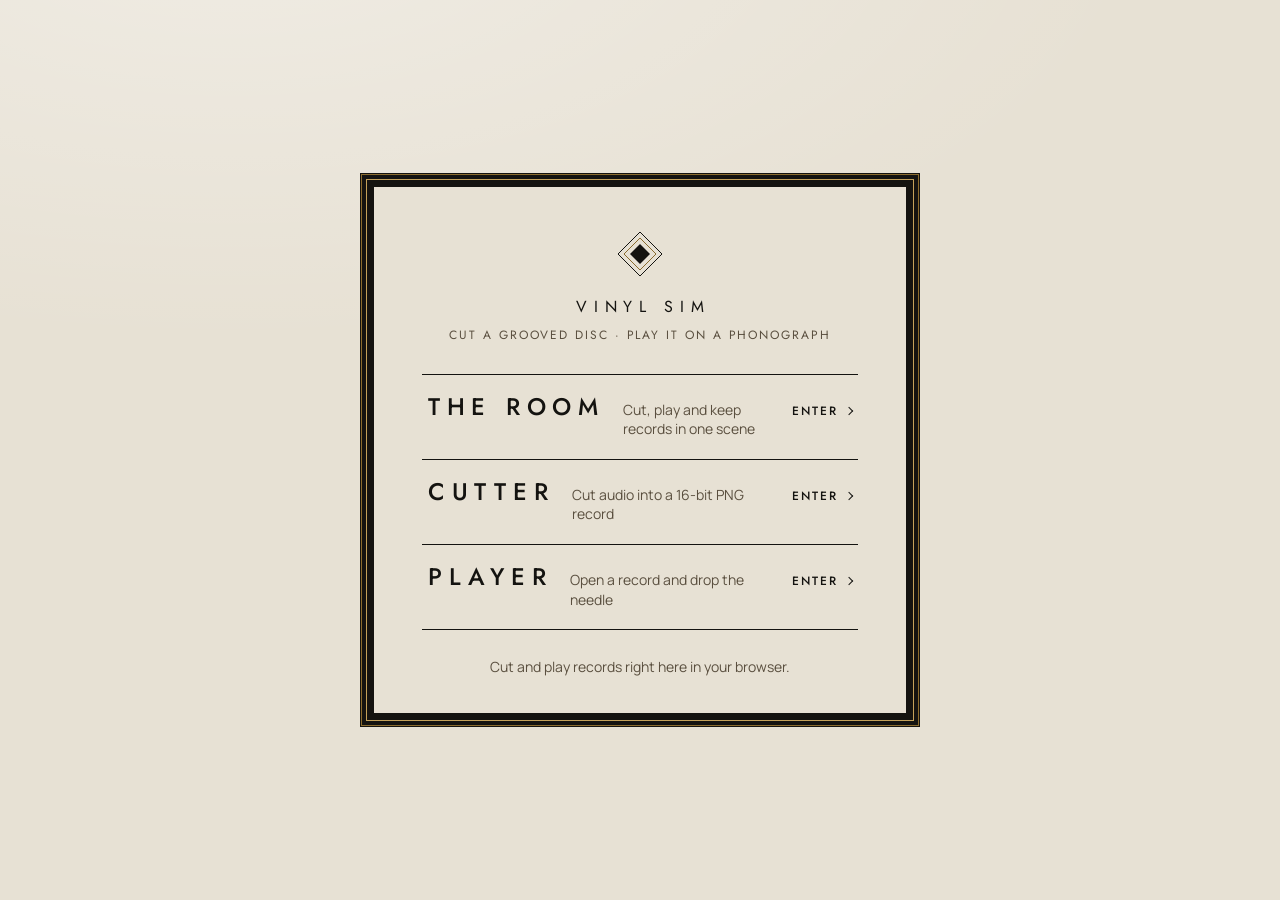
<file: index.html>
<!doctype html>
<html lang="en-GB">
<head>
<meta charset="utf-8">
<meta name="viewport" content="width=device-width, initial-scale=1">
<title>Vinyl Sim</title>
<link rel="stylesheet" href="static/deco.css">
<style>
  body{display:grid;place-items:center;padding:48px 20px}
  .card{width:min(560px,100%)}
  .card .core{padding:44px 48px 36px}
  .mark{display:block;margin:0 auto 22px;width:46px;height:46px}
  .card h1{text-align:center;font:400 16px/1 var(--display);letter-spacing:.42em;padding-left:.42em;text-transform:uppercase;margin:0}
  .card .sub{text-align:center;margin:12px 0 30px;font:400 12px/1.4 var(--display);letter-spacing:var(--track-label);text-transform:uppercase;color:var(--ink-muted)}
  .rooms{list-style:none;margin:0;padding:0;border-top:1px solid var(--black)}
  .rooms li{border-bottom:1px solid var(--black)}
  .rooms a{display:grid;grid-template-columns:auto 1fr auto;align-items:baseline;gap:18px;padding:20px 6px;color:var(--ink);text-decoration:none;transition:background var(--snap) var(--ease)}
  .rooms a:hover{background:var(--ivory-recess)}
  .rooms .name{font:500 24px/1 var(--display);letter-spacing:.28em;text-transform:uppercase}
  .rooms .what{font:400 14px/1.4 var(--text);color:var(--ink-muted)}
  .rooms .go{font:500 12px/1 var(--display);letter-spacing:var(--track-label);text-transform:uppercase}
  .rooms .go::after{content:"";display:inline-block;width:6px;height:6px;margin-left:8px;border-top:1px solid currentColor;border-right:1px solid currentColor;transform:translateY(-1px) rotate(45deg)}
  .foot{margin:26px 0 0;text-align:center;font:400 14px/1.5 var(--text);color:var(--ink-muted)}
  @media (max-width:520px){.card .core{padding:32px 22px 26px}.rooms a{grid-template-columns:1fr auto}.rooms .what{grid-column:1/-1;grid-row:2}}
</style>
</head>
<body>
<main class="card stepped" aria-labelledby="title">
  <div class="inset"><div class="core">
    <!-- single stepped diamond: the only ornament on this card -->
    <svg class="mark" viewBox="0 0 46 46" aria-hidden="true">
      <path d="M23 1 45 23 23 45 1 23Z" fill="none" stroke="#141310"/>
      <path d="M23 7 39 23 23 39 7 23Z" fill="none" stroke="#8A6B2E"/>
      <path d="M23 13 33 23 23 33 13 23Z" fill="#141310"/>
    </svg>
    <h1 id="title">Vinyl Sim</h1>
    <p class="sub">Cut a grooved disc · play it on a phonograph</p>
    <ul class="rooms">
      <li><a href="room.html"><span class="name">The Room</span><span class="what">Cut, play and keep records in one scene</span><span class="go">Enter</span></a></li>
      <li><a href="cutter.html"><span class="name">Cutter</span><span class="what">Cut audio into a 16-bit PNG record</span><span class="go">Enter</span></a></li>
      <li><a href="player.html"><span class="name">Player</span><span class="what">Open a record and drop the needle</span><span class="go">Enter</span></a></li>
    </ul>
    <p class="foot">Cut and play records right here in your browser.</p>
  </div></div>
</main>
</body>
</html>
</file>
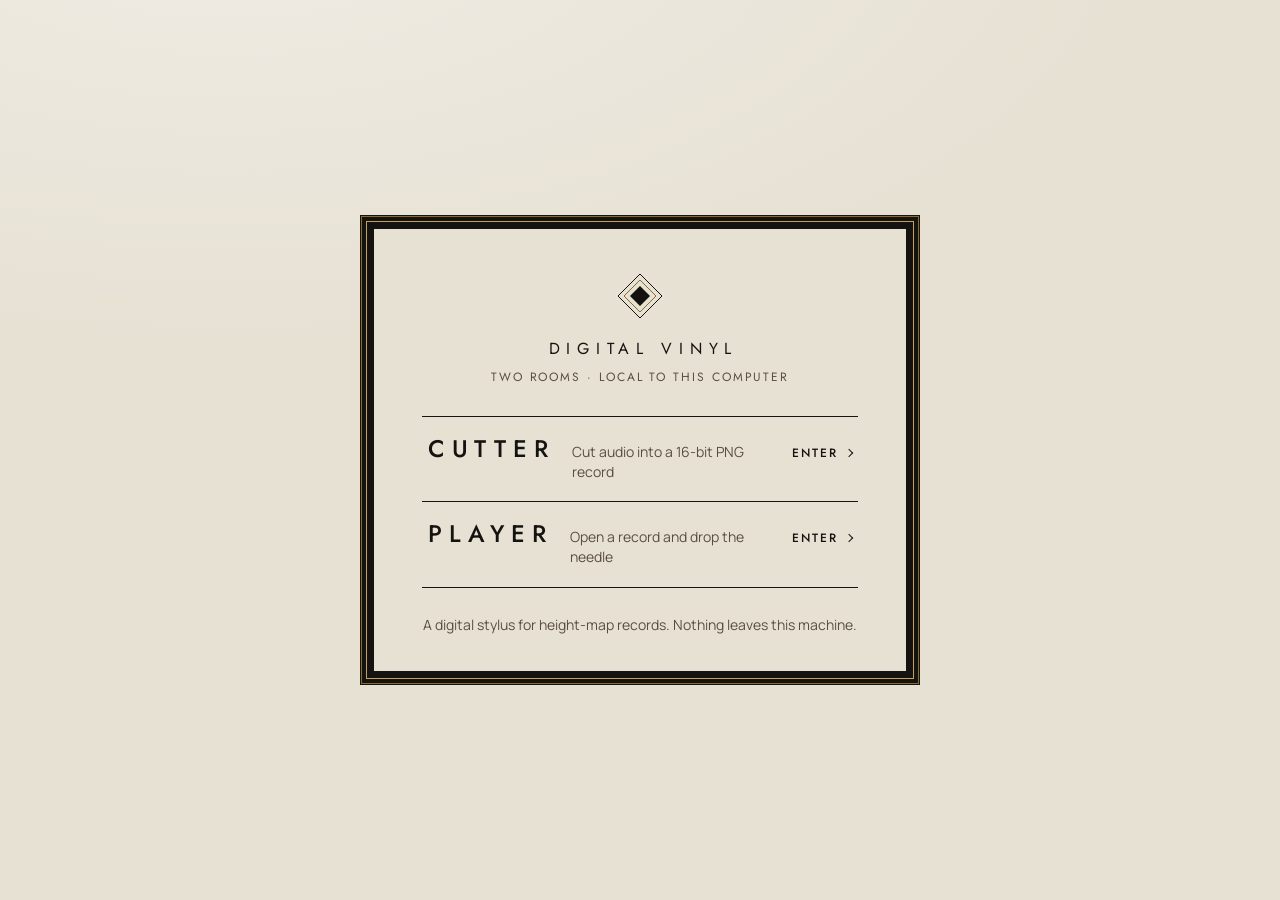
<file: static/index.html>
<!doctype html>
<html lang="en-GB">
<head>
<meta charset="utf-8">
<meta name="viewport" content="width=device-width, initial-scale=1">
<title>Digital vinyl — directory</title>
<link rel="stylesheet" href="/static/deco.css">
<style>
  body{display:grid;place-items:center;padding:48px 20px}
  .card{width:min(560px,100%)}
  .card .core{padding:44px 48px 36px}
  .mark{display:block;margin:0 auto 22px;width:46px;height:46px}
  .card h1{text-align:center;font:400 16px/1 var(--display);letter-spacing:.42em;padding-left:.42em;text-transform:uppercase;margin:0}
  .card .sub{text-align:center;margin:12px 0 30px;font:400 12px/1.4 var(--display);letter-spacing:var(--track-label);text-transform:uppercase;color:var(--ink-muted)}
  .rooms{list-style:none;margin:0;padding:0;border-top:1px solid var(--black)}
  .rooms li{border-bottom:1px solid var(--black)}
  .rooms a{display:grid;grid-template-columns:auto 1fr auto;align-items:baseline;gap:18px;padding:20px 6px;color:var(--ink);text-decoration:none;transition:background var(--snap) var(--ease)}
  .rooms a:hover{background:var(--ivory-recess)}
  .rooms .name{font:500 24px/1 var(--display);letter-spacing:.28em;text-transform:uppercase}
  .rooms .what{font:400 14px/1.4 var(--text);color:var(--ink-muted)}
  .rooms .go{font:500 12px/1 var(--display);letter-spacing:var(--track-label);text-transform:uppercase}
  .rooms .go::after{content:"";display:inline-block;width:6px;height:6px;margin-left:8px;border-top:1px solid currentColor;border-right:1px solid currentColor;transform:translateY(-1px) rotate(45deg)}
  .foot{margin:26px 0 0;text-align:center;font:400 14px/1.5 var(--text);color:var(--ink-muted)}
  @media (max-width:520px){.card .core{padding:32px 22px 26px}.rooms a{grid-template-columns:1fr auto}.rooms .what{grid-column:1/-1;grid-row:2}}
</style>
</head>
<body>
<main class="card stepped" aria-labelledby="title">
  <div class="inset"><div class="core">
    <!-- single stepped diamond: the only ornament on this card -->
    <svg class="mark" viewBox="0 0 46 46" aria-hidden="true">
      <path d="M23 1 45 23 23 45 1 23Z" fill="none" stroke="#141310"/>
      <path d="M23 7 39 23 23 39 7 23Z" fill="none" stroke="#8A6B2E"/>
      <path d="M23 13 33 23 23 33 13 23Z" fill="#141310"/>
    </svg>
    <h1 id="title">Digital vinyl</h1>
    <p class="sub">Two rooms · local to this computer</p>
    <ul class="rooms">
      <li><a href="/cutter"><span class="name">Cutter</span><span class="what">Cut audio into a 16-bit PNG record</span><span class="go">Enter</span></a></li>
      <li><a href="/player"><span class="name">Player</span><span class="what">Open a record and drop the needle</span><span class="go">Enter</span></a></li>
    </ul>
    <p class="foot">A digital stylus for height-map records. Nothing leaves this machine.</p>
  </div></div>
</main>
</body>
</html>
</file>
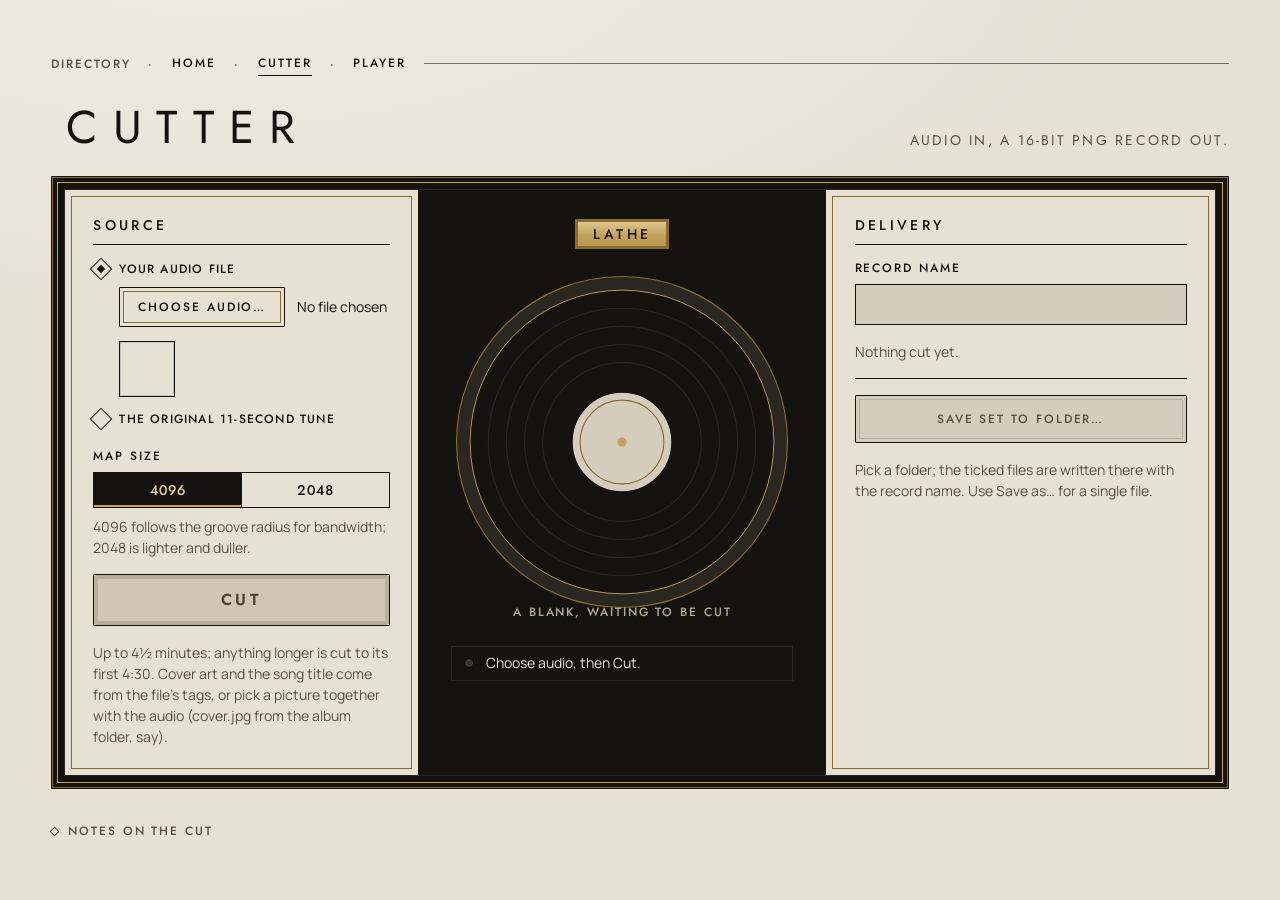
<file: cutter.html>
<!doctype html>
<html lang="en-GB">
<head>
<meta charset="utf-8">
<meta name="viewport" content="width=device-width, initial-scale=1">
<title>Cutter — Vinyl Sim</title>
<link rel="stylesheet" href="static/deco.css">
<link rel="stylesheet" href="static/cutter.css">
</head>
<body class="room-cutter" data-state="idle">
<div class="atelier">
  <nav class="directory" aria-label="Directory">
    <span>Directory</span><span class="sep" aria-hidden="true">·</span>
    <a href="index.html">Home</a><span class="sep" aria-hidden="true">·</span>
    <span aria-current="page">Cutter</span><span class="sep" aria-hidden="true">·</span>
    <a href="player.html">Player</a>
  </nav>
  <header class="atelier-head">
    <h1 class="room-name">Cutter</h1>
    <p class="head-note">Audio in, a 16-bit PNG record out.</p>
  </header>

  <main id="desk" class="desk stepped black-core on-black">
    <div class="inset"><div class="core desk-core">

      <!-- 1 · Source -->
      <section class="cluster blotter" aria-labelledby="srcTitle">
        <h2 class="plate-title" id="srcTitle">Source</h2>
        <fieldset class="choice">
          <legend class="sr-only">Audio to cut</legend>
          <label class="option"><input type="radio" name="src" value="file" checked><span>Your audio file</span></label>
          <div class="file-row">
            <input id="audioFile" class="sr-only" type="file" multiple accept="audio/*,.mp3,.wav,.flac,.ogg,.m4a,image/jpeg,image/png,image/webp" tabindex="-1">
            <button id="choose" class="btn" type="button">Choose audio…</button>
            <span id="fileName" class="file-name">No file chosen</span>
          </div>
          <div class="art-row" id="artRow" hidden>
            <img id="artThumb" class="art-thumb" alt="">
            <p class="note" id="artNote"></p>
          </div>
          <label class="option"><input type="radio" name="src" value="sample"><span>The original 11-second tune</span></label>
        </fieldset>

        <div class="size">
          <span class="label" id="sizeLabel">Map size</span>
          <div class="plates" role="radiogroup" aria-labelledby="sizeLabel">
            <label><input type="radio" name="size" value="4096" checked><span>4096</span></label>
            <label><input type="radio" name="size" value="2048"><span>2048</span></label>
          </div>
          <p class="note" id="sizeNote">4096 follows the groove radius for bandwidth; 2048 is lighter and duller.</p>
        </div>

        <button id="cut" class="btn brass engage" type="button" disabled>Cut</button>
        <p class="note">Up to 4½ minutes; anything longer is cut to its first 4:30. Cover art and the song title come from the file’s tags, or pick a picture together with the audio (cover.jpg from the album folder, say).</p>
      </section>

      <!-- 2 · Lathe -->
      <section class="cluster lathe" aria-labelledby="latheTitle">
        <h2 class="plate-title brass-plate" id="latheTitle">Lathe</h2>
        <div class="platter">
          <svg class="platter-art" viewBox="0 0 300 300" aria-hidden="true">
            <circle cx="150" cy="150" r="146" fill="#2A2620" stroke="#8A6B2E"/>
            <circle cx="150" cy="150" r="134" fill="#141310" stroke="#C4A15A" stroke-width=".8"/>
            <g class="blank-grooves" fill="none" stroke="#2A2620">
              <circle cx="150" cy="150" r="118"/><circle cx="150" cy="150" r="102"/><circle cx="150" cy="150" r="86"/><circle cx="150" cy="150" r="70"/>
            </g>
            <circle cx="150" cy="150" r="44" fill="#D4CDBE" stroke="#141310"/>
            <circle cx="150" cy="150" r="37" fill="none" stroke="#8A6B2E"/>
            <circle cx="150" cy="150" r="4" fill="#C4A15A"/>
          </svg>
          <img id="proof" class="proof" alt="Proof of the cut record" hidden>
          <p class="blank-caption">A blank, waiting to be cut</p>
        </div>

        <div class="indicator" aria-live="polite">
          <span class="lamp" id="lamp" data-state="off" aria-hidden="true"></span>
          <p id="status" class="readout">Choose audio, then Cut.</p>
        </div>

        <div id="traverseWrap" class="traverse-wrap" hidden>
          <div id="traverse" class="traverse" role="progressbar" aria-label="Cutting progress" aria-valuemin="0" aria-valuemax="100" aria-valuenow="0">
            <span class="stop" style="--at:.14"></span><span class="stop" style="--at:.72"></span><span class="stop" style="--at:.88"></span>
            <span class="carriage"></span>
          </div>
          <p class="traverse-meta"><span id="traverseText">Cutting</span><span id="elapsed" class="figures">0 s</span></p>
        </div>
      </section>

      <!-- 3 · Delivery -->
      <section class="cluster blotter delivery" aria-labelledby="delTitle">
        <h2 class="plate-title" id="delTitle">Delivery</h2>
        <label class="label" for="recordName">Record name</label>
        <input id="recordName" class="name-field" type="text" spellcheck="false" autocomplete="off" disabled>
        <p id="emptyFiles" class="note">Nothing cut yet.</p>
        <ul id="files" class="files"></ul>
        <button id="saveSet" class="btn dark-ink" type="button" disabled>Save set to folder…</button>
        <p class="note" id="saveHint">Pick a folder; the ticked files are written there with the record name. Use Save as… for a single file.</p>
        <p id="fault" class="notice" role="alert" hidden></p>
      </section>

    </div></div>
  </main>

  <details class="caveats">
    <summary>Notes on the cut</summary>
    <div class="help"><ul>
      <li>The cut runs on your computer: through <code>serve.py</code> in the local app, or right in the browser on the live page. Your audio is never uploaded anywhere else.</li>
      <li>The groove master WAV is the prepared groove itself (mono, filtered, normalised), not a copy of your upload. Keep it and the JSON beside the PNG under the same name to play from the vector master.</li>
      <li>A PNG on its own still plays, traced from its pixels, but it is deliberately lo-fi rather than MP3 quality. A 4096 map cannot hold a whole LP of full-band grooves.</li>
      <li>The viewing picture is an 8-bit image with the paper label; it is not a record and the Player will refuse it.</li>
    </ul></div>
  </details>
</div>
<script src="static/tags.js"></script>
<script src="static/vinyl-client.js"></script>
<script src="static/cutter.js"></script>
</body>
</html>
</file>
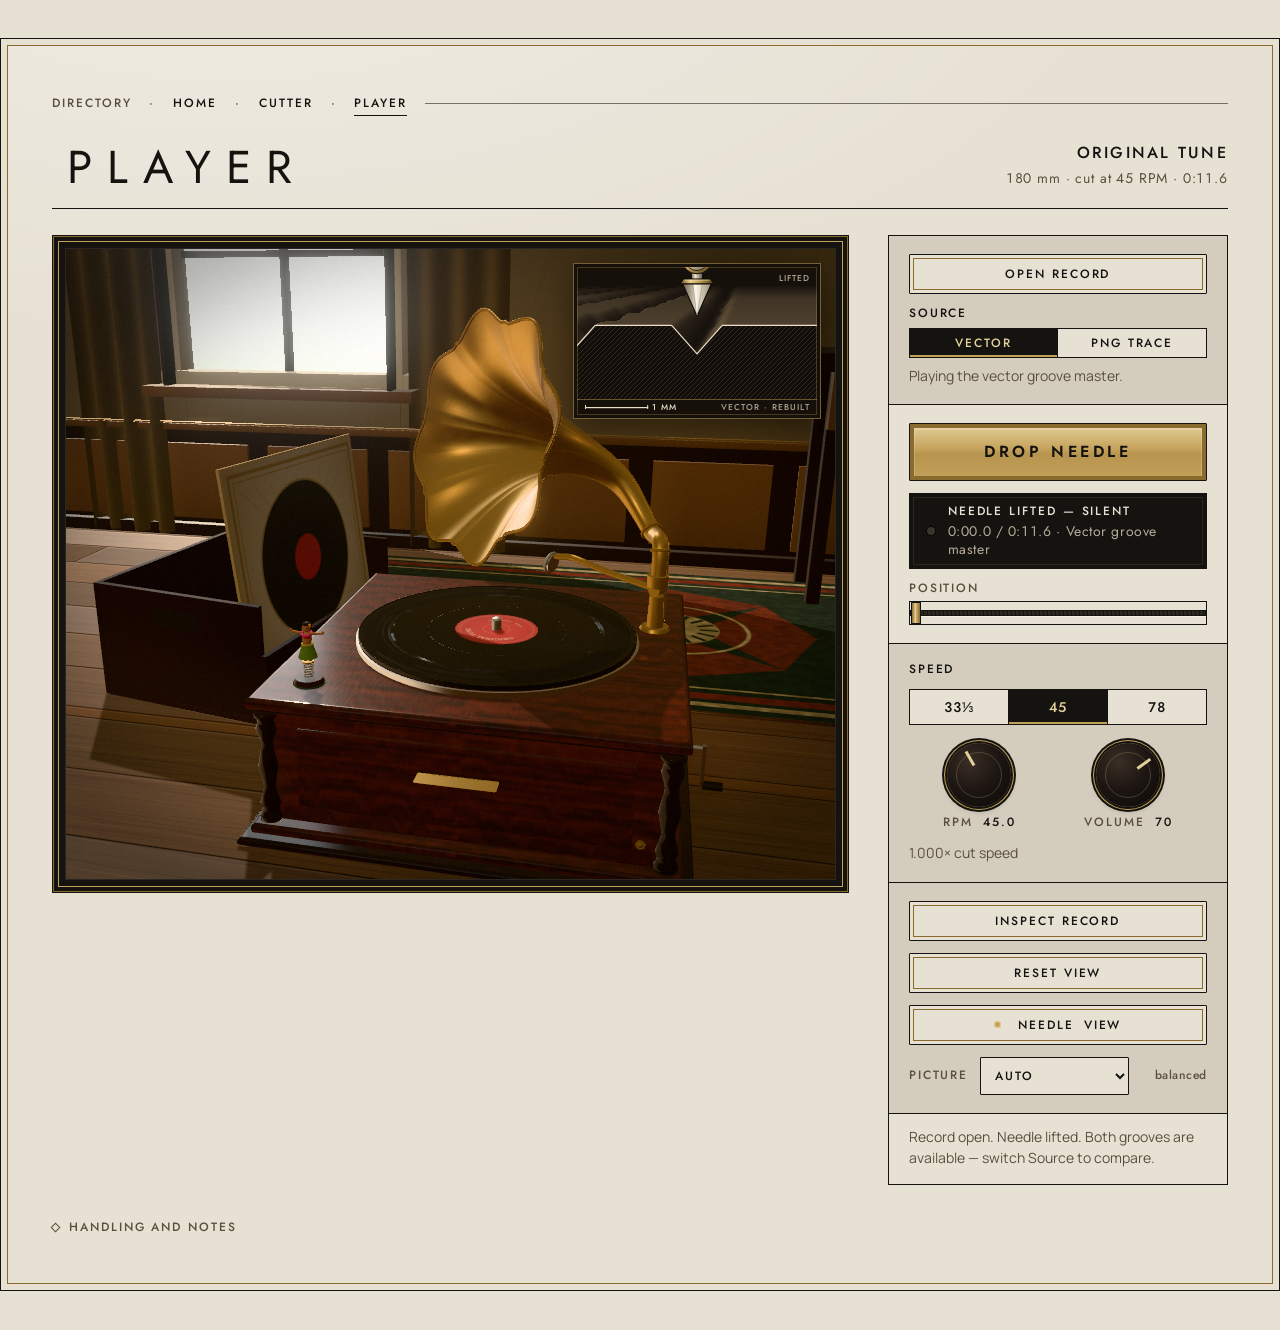
<file: player.html>
<!doctype html>
<html lang="en-GB">
<head>
<meta charset="utf-8">
<meta name="viewport" content="width=device-width, initial-scale=1">
<title>Player — Vinyl Sim</title>
<link rel="stylesheet" href="static/deco.css">
<link rel="stylesheet" href="static/player.css">
<link rel="stylesheet" href="static/needle-pip.css">
<script type="importmap">{"imports":{"three":"./static/vendor/three/three.module.min.js","three/addons/":"./static/vendor/three/addons/"}}</script>
<link rel="modulepreload" href="static/vendor/three/three.module.min.js">
</head>
<body class="room-player" data-record="none">
<div class="cabinet">
  <nav class="directory" aria-label="Directory">
    <span>Directory</span><span class="sep" aria-hidden="true">·</span>
    <a href="index.html">Home</a><span class="sep" aria-hidden="true">·</span>
    <a href="cutter.html">Cutter</a><span class="sep" aria-hidden="true">·</span>
    <span aria-current="page">Player</span>
  </nav>

  <header class="cabinet-head">
    <h1 class="room-name">Player</h1>
    <p class="record-card" aria-live="polite"><span id="recordName" class="record-name">No record on the platter</span><span id="recordFacts" class="figures record-facts">Open a 16-bit PNG cut on the Cutter</span></p>
  </header>

  <div class="cabinet-body">
    <section class="well stepped black-core" id="well" aria-label="Turntable">
      <div class="inset"><div class="core">
        <div id="view"><p id="viewFallback">Turntable loading…</p></div>
        <div class="invite" id="invite">
          <p class="plate-title">Open a record</p>
          <p class="invite-help">Choose the 16-bit PNG, or drop it here. Add its <span class="nowrap">.groove.wav</span> and <span class="nowrap">.json</span> to play from the vector master.</p>
        </div>
      </div></div>
    </section>

    <aside class="rail" aria-label="Controls">
      <div class="plate record-plate">
        <input id="recordFile" class="sr-only" type="file" multiple tabindex="-1" accept=".png,.wav,.json,image/png,audio/wav,application/json">
        <button id="open" class="btn" type="button">Open record</button>
        <div class="tech" id="sourcePlate" data-both="false">
          <span class="label" id="sourceLabel">Source</span>
          <div class="plates small" role="radiogroup" aria-labelledby="sourceLabel">
            <label><input type="radio" name="source" value="vector" disabled><span>Vector</span></label>
            <label><input type="radio" name="source" value="png" disabled><span>PNG trace</span></label>
          </div>
          <p class="tech-note" id="origin">Vector master when its WAV is supplied; otherwise the PNG trace.</p>
        </div>
      </div>

      <div class="plate needle-plate">
        <button id="needle" class="btn brass" type="button" disabled aria-pressed="false"><span class="stack"><span class="now">Drop needle</span><span aria-hidden="true">Lift needle</span><span aria-hidden="true">Drop needle</span></span></button>
        <div class="indicator on-black" role="group" aria-label="Needle">
          <span class="lamp" id="lamp" data-state="off" aria-hidden="true"></span>
          <div class="readout">
            <span class="state stack"><span id="needleState">Needle lifted</span><span aria-hidden="true">Needle down — playing</span><span aria-hidden="true">Needle lifted — silent</span><span aria-hidden="true">Hold — record stopped</span><span aria-hidden="true">Hold — scratching</span></span>
            <span class="sub"><span id="clock" class="figures">0:00.0 / 0:00.0</span><span aria-hidden="true"> · </span><span id="needleSource">No record</span></span>
          </div>
        </div>
        <label class="label rail-label" for="seek">Position</label>
        <input id="seek" class="rail" type="range" min="0" max="1000" step="1" value="0" disabled>
      </div>

      <div class="plate speed-plate">
        <span class="label" id="speedLabel">Speed</span>
        <div class="speed-row">
          <div class="plates" role="radiogroup" aria-labelledby="speedLabel">
            <label><input type="radio" name="rpmPreset" value="33.333333" disabled><span>33⅓</span></label>
            <label><input type="radio" name="rpmPreset" value="45" checked disabled><span>45</span></label>
            <label><input type="radio" name="rpmPreset" value="78" disabled><span>78</span></label>
          </div>
        </div>
        <div class="knobs">
          <div class="knob-wrap">
            <input id="rpm" class="sr-only" type="range" min="10" max="100" step="0.1" value="45" disabled tabindex="-1" aria-hidden="true">
            <div class="knob" data-for="rpm" data-unit=" RPM" data-decimals="1" aria-label="Fine speed"></div>
            <span class="label knob-label">RPM <output id="rpmValue" class="figures">45.0</output></span>
          </div>
          <div class="knob-wrap">
            <input id="volume" class="sr-only" type="range" min="0" max="1" step="0.01" value="0.7" tabindex="-1" aria-hidden="true">
            <div class="knob" data-for="volume" data-percent aria-label="Volume"></div>
            <span class="label knob-label">Volume <output id="volumeValue" class="figures">70</output></span>
          </div>
        </div>
        <p class="tech-note figures" id="ratio">1.000× cut speed</p>
      </div>

      <div class="plate view-plate">
        <button id="inspectRecord" class="btn" type="button" disabled>Inspect record</button>
        <button id="resetView" class="btn" type="button">Reset view</button>
        <button id="needleView" class="btn toggle" type="button" aria-pressed="false" aria-label="Needle view" title="A close-up of the stylus in the groove, top right of the turntable"><span class="tick" aria-hidden="true"></span>Needle<span class="wide"> view</span></button>
        <label class="label quality-row" for="quality"><span>Picture</span>
          <select id="quality" class="quality">
            <option value="auto">Auto</option><option value="high">High</option><option value="balanced">Balanced</option><option value="low">Low</option>
          </select><output id="qualityTier" class="figures"></output></label>
      </div>

      <p id="status" class="status-line" role="status">Open a record to begin.</p>
      <p id="fault" class="notice" role="alert" hidden></p>
    </aside>
  </div>

  <details class="caveats">
    <summary>Handling and notes</summary>
    <div class="help">
      <ul>
        <li><strong>Needle:</strong> grab the brass arm and lift it to stop, lower it onto the record to play (a click on the arm toggles it). The Drop / Lift button does the same. Lift the needle before taking the record off.</li>
        <li><strong>Speed and volume:</strong> use the cabinet rail — 33⅓ / 45 / 78 or the fine knob, and the volume knob.</li>
        <li><strong>Sleeves:</strong> loaded records wait in sleeves in the crate beside the cabinet, and the sleeves stay there. Hover one and it rises and shows its cover; click to slide its record half out and hold it; drag the record onto the platter (or click it again) to swap it on. The record you were playing goes back in its sleeve.</li>
        <li><strong>Inspect:</strong> with the needle lifted, pick up the disc (or use Inspect record). Drag to turn it, scroll to study the grooves. Double-click, Esc or Put record back returns it to the spindle.</li>
        <li><strong>Scratch:</strong> while playing, hold the disc to stop it; drag around the centre to scratch back and forth. Let go and it plays on from there.</li>
        <li><strong>Needle view:</strong> the small close-up at the top right shows the stylus in the groove it is reading, at true scale, from the source you are playing. It follows the record, scratches included. Needle view switches it off; the choice is kept.</li>
        <li><strong>Position:</strong> the record turns under a fixed needle. Moving Position while the needle is lifted will not drop it.</li>
        <li><strong>View:</strong> wheel zooms, right-drag swings round the front of the machine, middle-drag dollies. The camera stays where you leave it when you swap or inspect records; Reset view glides back to the default seat.</li>
        <li><strong>Picture:</strong> Auto picks High, Balanced or Low for your graphics card and steps down if frames get slow. The scene only redraws when something moves, so an idle player costs almost nothing.</li>
        <li><strong>Speed:</strong> 33⅓ / 45 / 78 or the fine knob. Pitch and duration change together.</li>
        <li><strong>Sources:</strong> with its groove WAV and JSON the record plays from the vector master; a PNG alone is traced from its pixels and is deliberately lo-fi. The 8-bit viewing picture is not a record.</li>
        <li>This is a digital stylus. Mono, no RIAA. Records open on this computer and are never uploaded. Everything runs offline.</li>
      </ul>
      <details class="meta"><summary class="label">Spiral metadata</summary><pre id="metadata">No record open.</pre></details>
    </div>
  </details>
</div>
<script src="static/knob.js"></script>
<script src="static/vinyl-client.js"></script>
<script src="static/player.js"></script>
<script src="static/needle-pip.js"></script>
<script type="module" src="static/view.js"></script>
</body>
</html>
</file>
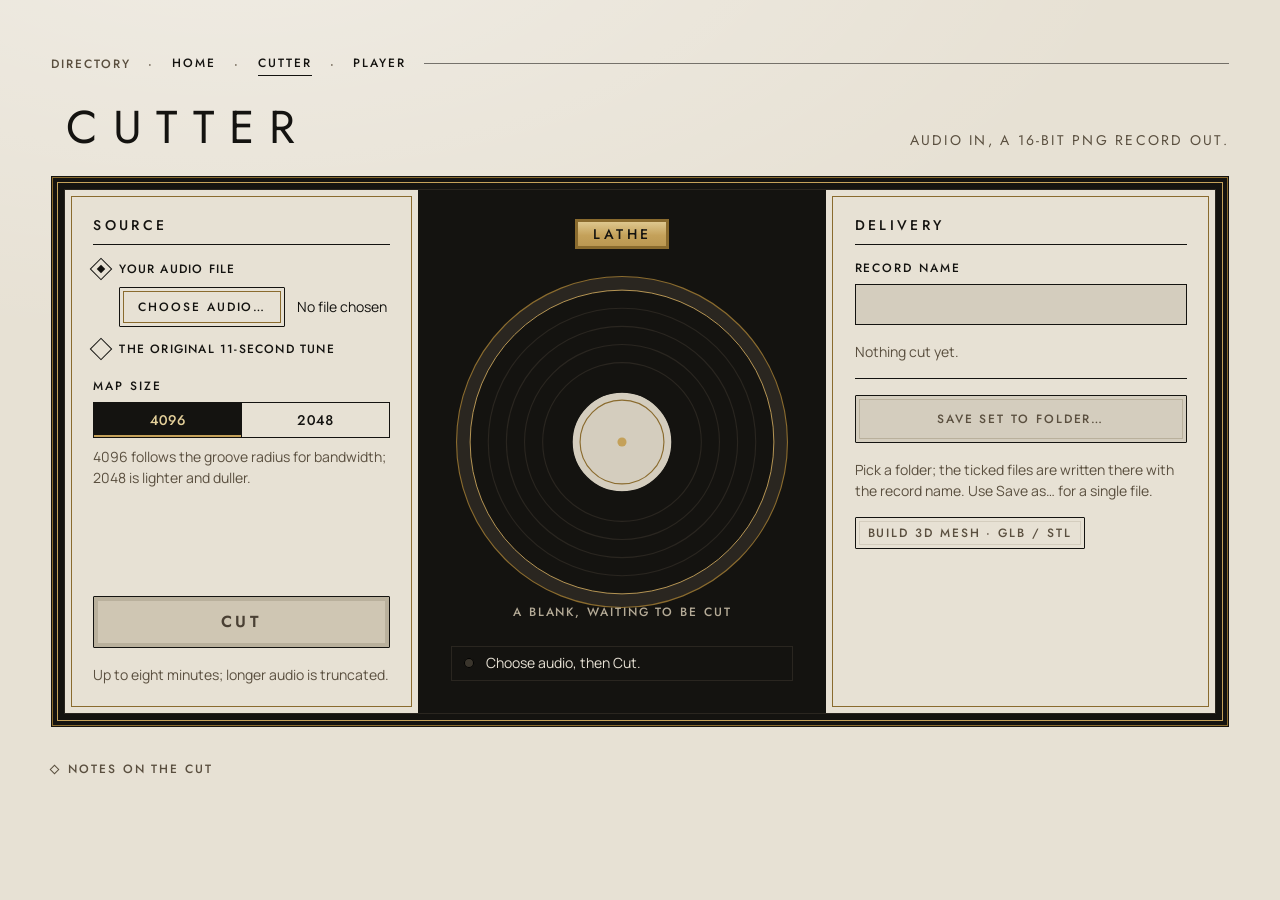
<file: static/cutter.html>
<!doctype html>
<html lang="en-GB">
<head>
<meta charset="utf-8">
<meta name="viewport" content="width=device-width, initial-scale=1">
<title>Cutter — digital vinyl</title>
<link rel="stylesheet" href="/static/deco.css">
<link rel="stylesheet" href="/static/cutter.css">
</head>
<body class="room-cutter" data-state="idle">
<div class="atelier">
  <nav class="directory" aria-label="Directory">
    <span>Directory</span><span class="sep" aria-hidden="true">·</span>
    <a href="/">Home</a><span class="sep" aria-hidden="true">·</span>
    <span aria-current="page">Cutter</span><span class="sep" aria-hidden="true">·</span>
    <a href="/player">Player</a>
  </nav>
  <header class="atelier-head">
    <h1 class="room-name">Cutter</h1>
    <p class="head-note">Audio in, a 16-bit PNG record out.</p>
  </header>

  <main id="desk" class="desk stepped black-core on-black">
    <div class="inset"><div class="core desk-core">

      <!-- 1 · Source -->
      <section class="cluster blotter" aria-labelledby="srcTitle">
        <h2 class="plate-title" id="srcTitle">Source</h2>
        <fieldset class="choice">
          <legend class="sr-only">Audio to cut</legend>
          <label class="option"><input type="radio" name="src" value="file" checked><span>Your audio file</span></label>
          <div class="file-row">
            <input id="audioFile" class="sr-only" type="file" accept="audio/*,.mp3,.wav,.flac,.ogg,.m4a" tabindex="-1">
            <button id="choose" class="btn" type="button">Choose audio…</button>
            <span id="fileName" class="file-name">No file chosen</span>
          </div>
          <label class="option"><input type="radio" name="src" value="sample"><span>The original 11-second tune</span></label>
        </fieldset>

        <div class="size">
          <span class="label" id="sizeLabel">Map size</span>
          <div class="plates" role="radiogroup" aria-labelledby="sizeLabel">
            <label><input type="radio" name="size" value="4096" checked><span>4096</span></label>
            <label><input type="radio" name="size" value="2048"><span>2048</span></label>
          </div>
          <p class="note" id="sizeNote">4096 follows the groove radius for bandwidth; 2048 is lighter and duller.</p>
        </div>

        <button id="cut" class="btn brass engage" type="button" disabled>Cut</button>
        <p class="note">Up to eight minutes; longer audio is truncated.</p>
      </section>

      <!-- 2 · Lathe -->
      <section class="cluster lathe" aria-labelledby="latheTitle">
        <h2 class="plate-title brass-plate" id="latheTitle">Lathe</h2>
        <div class="platter">
          <svg class="platter-art" viewBox="0 0 300 300" aria-hidden="true">
            <circle cx="150" cy="150" r="146" fill="#2A2620" stroke="#8A6B2E"/>
            <circle cx="150" cy="150" r="134" fill="#141310" stroke="#C4A15A" stroke-width=".8"/>
            <g class="blank-grooves" fill="none" stroke="#2A2620">
              <circle cx="150" cy="150" r="118"/><circle cx="150" cy="150" r="102"/><circle cx="150" cy="150" r="86"/><circle cx="150" cy="150" r="70"/>
            </g>
            <circle cx="150" cy="150" r="44" fill="#D4CDBE" stroke="#141310"/>
            <circle cx="150" cy="150" r="37" fill="none" stroke="#8A6B2E"/>
            <circle cx="150" cy="150" r="4" fill="#C4A15A"/>
          </svg>
          <img id="proof" class="proof" alt="Proof of the cut record" hidden>
          <p class="blank-caption">A blank, waiting to be cut</p>
        </div>

        <div class="indicator" aria-live="polite">
          <span class="lamp" id="lamp" data-state="off" aria-hidden="true"></span>
          <p id="status" class="readout">Choose audio, then Cut.</p>
        </div>

        <div id="traverseWrap" class="traverse-wrap" hidden>
          <div id="traverse" class="traverse" role="progressbar" aria-label="Cutting progress" aria-valuemin="0" aria-valuemax="100" aria-valuenow="0">
            <span class="stop" style="--at:.14"></span><span class="stop" style="--at:.72"></span><span class="stop" style="--at:.88"></span>
            <span class="carriage"></span>
          </div>
          <p class="traverse-meta"><span id="traverseText">Cutting</span><span id="elapsed" class="figures">0 s</span></p>
        </div>
      </section>

      <!-- 3 · Delivery -->
      <section class="cluster blotter delivery" aria-labelledby="delTitle">
        <h2 class="plate-title" id="delTitle">Delivery</h2>
        <label class="label" for="recordName">Record name</label>
        <input id="recordName" class="name-field" type="text" spellcheck="false" autocomplete="off" disabled>
        <p id="emptyFiles" class="note">Nothing cut yet.</p>
        <ul id="files" class="files"></ul>
        <button id="saveSet" class="btn dark-ink" type="button" disabled>Save set to folder…</button>
        <p class="note" id="saveHint">Pick a folder; the ticked files are written there with the record name. Use Save as… for a single file.</p>
        <p id="fault" class="notice" role="alert" hidden></p>
        <div class="secondary">
          <button id="build" class="btn small" type="button" disabled>Build 3D mesh · GLB / STL</button>
        </div>
      </section>

    </div></div>
  </main>

  <details class="caveats">
    <summary>Notes on the cut</summary>
    <div class="help"><ul>
      <li>The cut runs on this computer through <code>serve.py</code>. Uploaded audio is deleted once it is cut; nothing goes online.</li>
      <li>The groove master WAV is the prepared groove itself (mono, filtered, normalised), not a copy of your upload. Keep it and the JSON beside the PNG under the same name to play from the vector master.</li>
      <li>A PNG on its own still plays, traced from its pixels, but it is deliberately lo-fi rather than MP3 quality. A 4096 map cannot hold a whole LP of full-band grooves.</li>
      <li>The viewing picture is an 8-bit image with the paper label; it is not a record and the Player will refuse it.</li>
      <li>The 3D mesh is for printing or viewing in millimetres. It is not used for playback, and nothing here guarantees a physical print would play.</li>
    </ul></div>
  </details>
</div>
<script src="/static/cutter.js"></script>
</body>
</html>
</file>
<file: static/deco.css>
/* Shared tokens + chrome for the three rooms. Early Art Deco, mid-1920s:
   ivory lacquer, piano-black lacquer, polished brass, thin black inlay. */
@font-face{font-family:"Jost";src:url("fonts/jost-wght.woff2") format("woff2");font-weight:100 900;font-style:normal;font-display:swap}
@font-face{font-family:"Manrope";src:url("fonts/manrope-wght.woff2") format("woff2");font-weight:200 800;font-style:normal;font-display:swap}

:root{
  /* Palette (contrast checked: ink/ivory 14.3, ink/recess 11.7, ivory/black 14.3,
     brass/black 7.6, ink/brass 7.6, muted ink/ivory 6.1, muted ivory/black 8.2,
     oxblood/ivory 6.1, focus brass-shadow/ivory 3.8). */
  --ivory:#E7E1D4; --ivory-recess:#D4CDBE;
  --black:#141310; --soft-black:#2A2620; --bakelite:#1d1612;
  --brass:#C4A15A; --brass-hi:#E4D09A; --brass-lo:#8A6B2E;
  --ink:#141310; --ink-muted:#5A4F3F; --ivory-muted:#B5AB97;
  --oxblood:#8B3530;
  --focus:var(--brass-lo);

  --display:"Jost","Futura","Century Gothic",sans-serif;
  --text:"Manrope","Segoe UI",system-ui,sans-serif;
  --track-plate:.24em; --track-label:.16em;

  --rule:1px; --inlay:1px solid var(--black);
  --step:6px;               /* one setback in the stepped frame */
  --ease:cubic-bezier(.2,.7,.1,1); --snap:120ms;
}
*,*::before,*::after{box-sizing:border-box}
html{background:var(--ivory);color:var(--ink)}
body{margin:0;min-height:100vh;font:400 16px/1.55 var(--text);background:var(--ivory);color:var(--ink);
  /* the one light: a clear lamp above and left */
  background-image:radial-gradient(120% 80% at 18% -10%,rgba(255,255,255,.38),rgba(255,255,255,0) 60%);
  background-attachment:fixed;-webkit-font-smoothing:antialiased}
.on-black{--focus:var(--brass);color:var(--ivory)}
:focus{outline:none}
:focus-visible{outline:2px solid var(--focus);outline-offset:3px}
@media (prefers-reduced-motion:reduce){*,*::before,*::after{animation:none!important;transition:none!important}}

.sr-only{position:absolute!important;width:1px;height:1px;margin:-1px;padding:0;overflow:hidden;clip:rect(0 0 0 0);white-space:nowrap;border:0}

/* Type roles */
.plate-title{font:500 14px/1 var(--display);letter-spacing:var(--track-plate);text-transform:uppercase;margin:0}
.room-name{font:400 clamp(30px,4.2vw,46px)/1 var(--display);letter-spacing:.32em;text-transform:uppercase;margin:0;padding-left:.32em /* balance tracking */}
.label{font:500 12px/1.2 var(--display);letter-spacing:var(--track-label);text-transform:uppercase}
.figures{font-family:var(--display);font-variant-numeric:tabular-nums lining-nums;font-feature-settings:"tnum" 1,"lnum" 1}
.help{font:400 14px/1.6 var(--text);color:var(--ink-muted);max-width:62ch}
.on-black .help{color:var(--ivory-muted)}

/* The one motif: stepped setback frame. Outer black, thin brass rule, inset. */
.stepped{position:relative;background:var(--black);padding:var(--step);
  box-shadow:inset 0 0 0 1px var(--black),inset 0 0 0 2px var(--brass-lo)}
.stepped>.inset{position:relative;border:1px solid var(--brass);padding:var(--step)}
.stepped>.inset>.core{position:relative;background:var(--ivory);border:var(--inlay)}
.stepped.black-core>.inset>.core{background:var(--black);border-color:var(--soft-black)}

/* Directory line shared by Cutter and Player */
.directory{display:flex;align-items:center;gap:18px;margin:0 0 28px;font:500 12px/1 var(--display);letter-spacing:var(--track-label);text-transform:uppercase;color:var(--ink-muted)}
.directory::after{content:"";flex:1;border-top:1px solid var(--black);opacity:.55}
.directory a{color:var(--ink);text-decoration:none;padding:6px 0;border-bottom:1px solid transparent}
.directory a:hover{border-bottom-color:var(--brass-lo)}
.directory [aria-current="page"]{color:var(--ink);border-bottom:1px solid var(--ink);padding:6px 0}
.directory .sep{color:var(--ink-muted)}

/* Controls */
button,input,select,textarea{font:inherit;color:inherit}
.btn{appearance:none;cursor:pointer;display:inline-flex;align-items:center;justify-content:center;gap:10px;min-height:40px;padding:0 18px;
  font:500 12px/1 var(--display);letter-spacing:var(--track-label);text-transform:uppercase;
  background:var(--ivory);color:var(--ink);border:1px solid var(--black);border-radius:1px;
  box-shadow:inset 0 0 0 3px var(--ivory),inset 0 0 0 4px var(--brass-lo);
  transition:background var(--snap) var(--ease),transform 60ms linear}
.btn:hover:not(:disabled){background:var(--ivory-recess)}
.btn:active:not(:disabled){transform:translateY(1px)}
.btn:disabled{cursor:default;color:var(--ink-muted);box-shadow:inset 0 0 0 3px var(--ivory),inset 0 0 0 4px var(--ivory-recess)}
.btn.dark{background:var(--soft-black);color:var(--ivory);border-color:var(--black);box-shadow:inset 0 0 0 3px var(--soft-black),inset 0 0 0 4px var(--brass-lo)}
.btn.dark:hover:not(:disabled){background:#353027}
.btn.dark:disabled{color:var(--ivory-muted);box-shadow:inset 0 0 0 3px var(--soft-black),inset 0 0 0 4px #3a352c}
/* The brass primary: polished metal plate, ink lettering */
.btn.brass{min-height:52px;padding:0 28px;font-size:16px;font-weight:600;letter-spacing:.22em;color:var(--ink);border:1px solid var(--black);
  background:linear-gradient(180deg,var(--brass-hi) 0%,var(--brass) 46%,#b8954f 54%,var(--brass) 100%);
  box-shadow:inset 0 0 0 3px rgba(20,19,16,0),inset 0 0 0 4px var(--brass-lo),inset 0 1px 0 5px rgba(255,255,255,.18)}
.btn.brass:hover:not(:disabled){background:linear-gradient(180deg,#ecdcaa 0%,#cdab64 46%,#c09c55 54%,#cdab64 100%)}
.btn.brass:disabled{color:#4a4034;background:#cfc6b3;box-shadow:inset 0 0 0 4px #b9b09c}
.on-black .btn.brass:disabled{background:#3a352c;color:var(--ivory-muted);box-shadow:inset 0 0 0 4px #4a443a}

/* Plate selectors (radio group styled as engraved plates) */
.plates{display:inline-grid;grid-auto-flow:column;border:1px solid var(--black);background:var(--black);gap:1px}
.plates label{position:relative;cursor:pointer}
.plates input{position:absolute;opacity:0;inset:0;margin:0;cursor:pointer}
.plates span{display:block;min-width:54px;padding:10px 12px;text-align:center;background:var(--ivory);
  font:500 14px/1 var(--display);letter-spacing:.08em;font-variant-numeric:tabular-nums lining-nums;transition:background var(--snap) var(--ease)}
.plates input:checked+span{background:var(--black);color:var(--brass-hi);box-shadow:inset 0 -2px 0 var(--brass)}
.plates input:focus-visible+span{outline:2px solid var(--focus);outline-offset:-5px}
.plates input:disabled+span{color:var(--ink-muted);background:var(--ivory-recess);cursor:default}
.plates input:disabled{cursor:default}
.plates input:checked:disabled+span{background:var(--soft-black);color:var(--ivory-muted);box-shadow:inset 0 -2px 0 var(--brass-lo)}

/* Grooved rail (range input) */
input[type=range].rail{appearance:none;-webkit-appearance:none;width:100%;height:24px;background:transparent;margin:0;cursor:pointer}
input[type=range].rail::-webkit-slider-runnable-track{height:6px;background:repeating-linear-gradient(90deg,var(--black) 0 1px,#2a2620 1px 4px);border:1px solid var(--black);box-shadow:0 1px 0 rgba(255,255,255,.5)}
input[type=range].rail::-moz-range-track{height:6px;background:repeating-linear-gradient(90deg,var(--black) 0 1px,#2a2620 1px 4px);border:1px solid var(--black)}
input[type=range].rail::-webkit-slider-thumb{-webkit-appearance:none;width:10px;height:22px;margin-top:-9px;background:linear-gradient(90deg,var(--brass-lo),var(--brass-hi) 45%,var(--brass) 60%,var(--brass-lo));border:1px solid var(--black);border-radius:0}
input[type=range].rail::-moz-range-thumb{width:10px;height:22px;background:linear-gradient(90deg,var(--brass-lo),var(--brass-hi) 45%,var(--brass) 60%,var(--brass-lo));border:1px solid var(--black);border-radius:0}
input[type=range].rail:disabled{cursor:default;opacity:.55}
input[type=range].rail:focus-visible{outline:2px solid var(--focus);outline-offset:2px}

/* Bakelite knob (drives a hidden native range; see knob.js) */
.knob-wrap{display:grid;justify-items:center;gap:8px}
.knob{--turn:0deg;position:relative;width:64px;height:64px;border-radius:50%;cursor:grab;touch-action:none;
  background:radial-gradient(circle at 36% 30%,#3b2e25 0%,var(--bakelite) 46%,#0c0907 100%);
  box-shadow:0 0 0 2px var(--black),0 0 0 3px var(--brass),0 0 0 5px var(--black),0 3px 6px rgba(20,19,16,.35)}
.knob::before{content:"";position:absolute;inset:9px;border-radius:50%;border:1px solid rgba(228,208,154,.22)}
.knob::after{content:"";position:absolute;left:50%;top:5px;width:3px;height:16px;margin-left:-1.5px;background:var(--brass-hi);transform-origin:50% 27px;transform:rotate(var(--turn))}
.knob[aria-disabled="true"]{cursor:default;opacity:.5}
.knob:active{cursor:grabbing}
.knob:focus-visible{outline:2px solid var(--focus);outline-offset:8px}

/* Engraved indicator */
.indicator{display:flex;align-items:center;gap:12px;padding:10px 16px;background:var(--black);color:var(--ivory);border:1px solid var(--black);box-shadow:inset 0 0 0 3px var(--black),inset 0 0 0 4px var(--soft-black)}
.lamp{flex:none;width:10px;height:10px;border-radius:50%;background:#3a352c;box-shadow:inset 0 0 0 1px #000}
.lamp[data-state="on"]{background:var(--brass-hi);box-shadow:0 0 6px rgba(228,208,154,.7)}
.lamp[data-state="busy"]{background:var(--brass);animation:lamp 900ms steps(2,jump-none) infinite}
.lamp[data-state="error"]{background:var(--oxblood);box-shadow:0 0 0 1px #c98577}
@keyframes lamp{50%{opacity:.35}}
.notice{margin:0;padding:10px 16px;border-left:3px solid var(--oxblood);background:var(--ivory);color:var(--oxblood);font:500 14px/1.5 var(--text)}
.notice[hidden]{display:none}

details.caveats{margin-top:28px;max-width:72ch}
details.caveats summary{cursor:pointer;list-style:none;display:inline-flex;align-items:center;gap:10px;font:500 12px/1 var(--display);letter-spacing:var(--track-label);text-transform:uppercase;color:var(--ink-muted);padding:6px 0}
details.caveats summary::-webkit-details-marker{display:none}
details.caveats summary::before{content:"";width:7px;height:7px;border:1px solid currentColor;transform:rotate(45deg);transition:background var(--snap)}
details.caveats[open] summary::before{background:currentColor}
details.caveats ul{margin:12px 0 0;padding-left:18px}
details.caveats li{margin:4px 0}

/* Touch: 44 px targets on small screens */
@media (max-width:600px),(pointer:coarse){
  .btn,.btn.small{min-height:44px}
  .plates span{padding:16px 12px}
  .directory a,.directory [aria-current="page"]{padding:16px 0}
  details.caveats summary{padding:16px 0}
  input[type=range].rail{height:44px}
}
</file>
<file: static/cutter.css>
/* Cutter: the 1925 recording atelier. A piano-black lacquered desk with brass
   bezels; ivory as blotters and plates. Precise, not industrial. */
.atelier{max-width:1380px;margin:0 auto;padding:clamp(22px,4vw,56px)}
.atelier-head{display:flex;align-items:flex-end;justify-content:space-between;gap:24px;flex-wrap:wrap;margin:0 0 26px}
.head-note{margin:0;font:400 14px/1.4 var(--display);letter-spacing:var(--track-label);text-transform:uppercase;color:var(--ink-muted)}

.desk .desk-core{display:grid;grid-template-columns:minmax(260px,1fr) minmax(300px,1.15fr) minmax(300px,1.1fr);gap:1px;background:var(--soft-black);border-color:var(--soft-black)}
@media (max-width:1100px){.desk .desk-core{grid-template-columns:1fr 1fr}.delivery{grid-column:1/-1}}
@media (max-width:700px){.desk .desk-core{grid-template-columns:1fr}}

.cluster{padding:clamp(20px,2.2vw,30px);display:flex;flex-direction:column;gap:16px;min-width:0}
.blotter{--focus:var(--brass-lo);background:var(--ivory);color:var(--ink);box-shadow:inset 0 0 0 6px var(--ivory),inset 0 0 0 7px var(--brass-lo)}
.blotter .plate-title{padding-bottom:12px;border-bottom:1px solid var(--black)}
.lathe{background:var(--black);color:var(--ivory);align-items:stretch}
.brass-plate{align-self:center;padding:8px 18px;color:var(--ink);background:linear-gradient(180deg,var(--brass-hi),var(--brass) 55%,#b8954f);border:1px solid var(--black);box-shadow:inset 0 0 0 2px rgba(20,19,16,0),inset 0 0 0 3px var(--brass-lo)}
.note{margin:0;font:400 14px/1.5 var(--text);color:var(--ink-muted)}

/* Source */
.choice{border:0;margin:0;padding:0;display:grid;gap:10px}
.option{display:flex;align-items:center;gap:10px;cursor:pointer;font:500 12px/1.3 var(--display);letter-spacing:.1em;text-transform:uppercase}
.option input{appearance:none;margin:0;width:16px;height:16px;border:1px solid var(--black);background:var(--ivory);display:grid;place-items:center;transform:rotate(45deg);cursor:pointer}
.option input::after{content:"";width:6px;height:6px;background:var(--black);transform:scale(0);transition:transform var(--snap) var(--ease)}
.option input:checked::after{transform:scale(1)}
.option input:focus-visible{outline:2px solid var(--focus);outline-offset:3px}
.art-row{display:flex;align-items:center;gap:12px;padding:0 0 4px 26px}
.art-thumb{width:56px;height:56px;object-fit:cover;border:1px solid var(--black);box-shadow:inset 0 0 0 2px var(--ivory)}
.art-row .note{margin:0}
.file-row{display:flex;align-items:center;gap:12px;padding:0 0 4px 26px;flex-wrap:wrap}
.file-name{font:400 14px/1.3 var(--text);overflow-wrap:anywhere;min-width:0}
.size{display:grid;gap:8px;padding-top:6px}
.engage{margin-top:auto;width:100%;min-height:58px}
.btn.small{min-height:32px;padding:0 12px;font-size:12px}

/* Lathe geometry */
.platter{position:relative;width:min(100%,340px);aspect-ratio:1;margin:6px auto 4px}
.platter-art,.proof{position:absolute;inset:0;width:100%;height:100%}
.proof{border-radius:50%;object-fit:cover;clip-path:circle(48.6%);box-shadow:0 0 0 1px var(--brass)}
.blank-caption{position:absolute;left:0;right:0;bottom:-6px;margin:0;text-align:center;font:500 12px/1 var(--display);letter-spacing:var(--track-label);text-transform:uppercase;color:var(--ivory-muted)}
body:not([data-state="idle"]) .blank-caption{visibility:hidden}
body[data-state="cutting"] .blank-grooves{animation:turn 1.33s linear infinite;transform-origin:150px 150px;stroke:#3a352c;stroke-dasharray:3 5}
@keyframes turn{to{transform:rotate(360deg)}}
.lathe .indicator{margin-top:10px}
.lathe .readout{margin:0;font:400 14px/1.45 var(--text);color:var(--ivory)}

.traverse-wrap{display:grid;gap:8px}
.traverse-wrap[hidden]{display:none}
.traverse{--f:0;position:relative;height:16px;background:var(--soft-black);border:1px solid var(--brass-lo);box-shadow:inset 0 0 0 2px var(--black)}
.traverse::before{content:"";position:absolute;left:2px;top:2px;bottom:2px;width:calc((100% - 4px) * var(--f));background:linear-gradient(180deg,var(--brass-hi),var(--brass) 60%,var(--brass-lo));transition:width 240ms var(--ease)}
.traverse .stop{position:absolute;top:-5px;bottom:-5px;left:calc(var(--at) * 100%);width:1px;background:var(--brass-lo)}
.traverse .carriage{position:absolute;top:-6px;width:8px;height:24px;margin-left:-4px;left:calc(var(--f) * 100%);background:var(--ivory);border:1px solid var(--black);transition:left 240ms var(--ease)}
body[data-state="cutting"] .traverse .carriage{animation:lamp 900ms steps(2,jump-none) infinite}
.traverse-meta{margin:0;display:flex;justify-content:space-between;gap:12px;font:500 12px/1 var(--display);letter-spacing:var(--track-label);text-transform:uppercase;color:var(--ivory-muted)}

/* Delivery */
.name-field{width:100%;padding:10px 12px;margin-top:-8px;background:var(--ivory-recess);border:1px solid var(--black);border-radius:0;font:500 16px/1.2 var(--display);letter-spacing:.04em}
.name-field:disabled{color:var(--ink-muted)}
.files{list-style:none;margin:0;padding:0;border-top:1px solid var(--black)}
.files li{display:grid;grid-template-columns:auto 1fr auto;grid-template-areas:"box name size" "box name save";align-items:center;column-gap:12px;row-gap:6px;padding:12px 0;border-bottom:1px solid rgba(20,19,16,.35)}
.files input{grid-area:box;appearance:none;margin:0;width:16px;height:16px;border:1px solid var(--black);background:var(--ivory);cursor:pointer;display:grid;place-items:center}
.files input:checked{background:var(--black)}
.files input:checked::after{content:"";width:6px;height:6px;background:var(--brass)}
.files input:focus-visible{outline:2px solid var(--focus);outline-offset:3px}
.files label{grid-area:name;display:grid;gap:3px;cursor:pointer;min-width:0}
.fname{font:500 14px/1.25 var(--display);letter-spacing:.03em;overflow-wrap:anywhere}
.fnote{font:400 12px/1.4 var(--text);color:var(--ink-muted)}
.fsize{grid-area:size;justify-self:end;font-size:12px;color:var(--ink-muted)}
.files .btn{grid-area:save;justify-self:end}
.btn.dark-ink{width:100%;min-height:48px;background:var(--black);color:var(--ivory);box-shadow:inset 0 0 0 3px var(--black),inset 0 0 0 4px var(--brass)}
.btn.dark-ink:hover:not(:disabled){background:var(--soft-black)}
.btn.dark-ink:disabled{background:var(--ivory-recess);color:var(--ink-muted);box-shadow:inset 0 0 0 3px var(--ivory-recess),inset 0 0 0 4px #b9b09c}
code{font:400 14px/1 ui-monospace,Consolas,monospace}
.blotter .btn.brass:disabled{color:#4a4034;background:#cfc6b3;box-shadow:inset 0 0 0 4px #b9b09c}
@media (max-width:600px),(pointer:coarse){.files input,.option input{width:22px;height:22px}.files li{padding:14px 0}.option{min-height:44px}}
@media (max-width:600px),(pointer:coarse){.btn.small{min-height:44px}.name-field{min-height:44px}}
</file>
<file: static/player.css>
/* Player: the parlour cabinet. Pale ivory face; the black disc is the jewel in a stepped well. */
.cabinet{max-width:1320px;margin:clamp(16px,3vw,40px) auto;padding:clamp(22px,4vw,56px);border:1px solid var(--black);
  box-shadow:inset 0 0 0 6px var(--ivory),inset 0 0 0 7px var(--brass-lo)}
.cabinet-head{display:flex;align-items:flex-end;justify-content:space-between;gap:24px;flex-wrap:wrap;margin:0 0 26px;padding-bottom:18px;border-bottom:1px solid var(--black)}
.record-card{margin:0;display:grid;justify-items:end;gap:6px;text-align:right}
.record-name{font:500 16px/1.1 var(--display);letter-spacing:.14em;text-transform:uppercase;overflow-wrap:anywhere}
.record-facts{font-size:14px;letter-spacing:.06em;color:var(--ink-muted)}

.cabinet-body{display:grid;grid-template-columns:minmax(0,1fr) 340px;gap:clamp(22px,3vw,40px);align-items:start}
@media (max-width:980px){.cabinet-body{grid-template-columns:1fr}}

/* The well */
.well .core{overflow:hidden}
#view{height:clamp(380px,70vh,700px);background:var(--black);position:relative;touch-action:none}
#view canvas{display:block;width:100%;height:100%}
#viewFallback{margin:0;padding:18px;color:var(--ivory-muted);font:400 14px/1.5 var(--text)}
.well[data-drop] .core{box-shadow:inset 0 0 0 2px var(--brass)}
.invite{position:absolute;left:50%;bottom:22px;transform:translateX(-50%);width:min(460px,calc(100% - 40px));padding:16px 18px;text-align:center;pointer-events:none;
  color:var(--ivory);background:rgba(20,19,16,.86);border:1px solid var(--brass-lo);transition:opacity 180ms var(--ease)}
.invite .plate-title{color:var(--brass-hi)}
.invite-help{margin:8px 0 0;font:400 14px/1.5 var(--text);color:var(--ivory-muted)}
.nowrap{white-space:nowrap}
body[data-record="open"] .invite{opacity:0;visibility:hidden}

/* The nameplate rail */
.rail{display:grid;gap:0;border:1px solid var(--black);background:var(--ivory-recess)}
.plate{padding:18px 20px;border-bottom:1px solid var(--black);display:grid;gap:12px}
.plate:last-of-type{border-bottom:0}
.rail .btn{width:100%}
.needle-plate{background:var(--ivory)}
.needle-plate .btn.brass{min-height:58px}
.tech{display:grid;gap:8px}
.tech .plates.small span{min-width:0;padding:8px 12px;font-size:12px;letter-spacing:var(--track-label);text-transform:uppercase}
.tech .plates{grid-template-columns:1fr 1fr;display:grid}
.tech-note{margin:0;font:400 14px/1.45 var(--text);color:var(--ink-muted)}
.indicator .readout{display:grid;gap:3px;min-width:0}
.indicator .state{font:500 12px/1.2 var(--display);letter-spacing:var(--track-label);text-transform:uppercase}
.indicator .sub{font:400 14px/1.3 var(--display);color:var(--ivory-muted);letter-spacing:.04em}
.rail-label{margin-bottom:-6px;color:var(--ink-muted)}
.speed-plate .plates{width:100%;grid-template-columns:repeat(3,1fr);display:grid}
.knobs{display:flex;justify-content:space-around;padding:6px 0 2px}
.knob-label{color:var(--ink-muted)}
.knob-label output{color:var(--ink);margin-left:4px}
.status-line{margin:0;padding:12px 20px 16px;font:400 14px/1.5 var(--text);color:var(--ink-muted);border-top:1px solid var(--black);background:var(--ivory)}
.status-line:empty{display:none}
.rail .notice{border-top:1px solid var(--black)}

.caveats .meta{margin-top:16px}
.caveats .meta summary{cursor:pointer;color:var(--ink-muted)}
.caveats pre{max-height:320px;overflow:auto;padding:16px;background:var(--ivory-recess);border:1px solid var(--black);font:400 12px/1.45 ui-monospace,Consolas,monospace;color:var(--ink);white-space:pre-wrap}
@media (max-width:600px),(pointer:coarse){.tech .plates.small span{padding:16px 12px}}
/* Picture quality selector */
.quality-row{display:flex;align-items:center;gap:12px;color:var(--ink-muted)}
.quality-row span{flex:none}
.quality{flex:1;min-width:0;padding:8px 10px;background:var(--ivory);color:var(--ink);border:1px solid var(--black);border-radius:1px;font:500 12px/1.2 var(--display);letter-spacing:var(--track-label);text-transform:uppercase}
.quality:focus-visible{outline:2px solid var(--focus);outline-offset:2px}
.quality-row output{min-width:5.5em;text-align:right;font-size:12px;color:var(--ink-muted);text-transform:lowercase;letter-spacing:.04em}
/* the canvas fades in once the first frame is drawn */
#view canvas{opacity:0;transition:opacity 420ms var(--ease)}
#view canvas[data-ready]{opacity:1}
/* fixed-size readouts: every wording a label can take sits in the same grid cell (the spares
   hidden), so the cell is always as wide as the longest and the bar never re-flows as it changes */
.stack{display:inline-grid;justify-items:start}.stack>*{grid-area:1/1}.stack>[aria-hidden]{visibility:hidden}
button .stack{justify-items:center}
#clock{display:inline-block}
</file>
<file: static/needle-pip.css>
/* Needle view: the small engraved close-up of the stylus, top right. Decorative to the
   pointer (the 3D scene underneath keeps its clicks); switched by the Needle view key. */
.needle-pip{position:fixed;top:72px;right:16px;z-index:2;margin:0;width:248px;height:156px;padding:3px;box-sizing:border-box;pointer-events:none;
  background:#16100b;border:1px solid rgba(196,161,90,.55);box-shadow:0 10px 30px rgba(0,0,0,.45)}
.needle-pip::after{content:"";position:absolute;inset:3px;border:1px solid rgba(196,161,90,.28);pointer-events:none}
.needle-pip[hidden]{display:none}
.needle-pip canvas{display:block;width:100%;height:100%}
.needle-card{position:absolute;top:0;right:calc(100% + 10px);display:flex;gap:10px;align-items:center;width:max-content;max-width:230px;padding:9px 12px;
  background:rgba(22,16,11,.9);border:1px solid rgba(196,161,90,.45);color:#eadfc6;opacity:0;transform:translateY(6px);
  transition:opacity 600ms ease,transform 600ms ease}
.needle-card.on{opacity:1;transform:none}
.needle-card img{width:42px;height:42px;object-fit:cover;flex:none}
.needle-card img[hidden]{display:none}
.needle-card div{display:grid;gap:3px;min-width:0}
.needle-card b{font:500 11.5px/1.2 var(--display);letter-spacing:.16em;text-transform:uppercase;overflow-wrap:anywhere}
.needle-card .who{font:400 12px/1.3 var(--text);color:#b5ab97;overflow-wrap:anywhere}
.needle-card .who[hidden]{display:none}
.needle-card .facts{font:500 10.5px/1.2 var(--display);letter-spacing:.12em;text-transform:uppercase;color:#c4a15a}
/* the Player: inside the turntable well, top right of the picture */
.room-player .well .core{position:relative}
.room-player .needle-pip{position:absolute;top:14px;right:14px}
/* the Room: under the title plate, clear of the status line and the bar */
@media (max-width:1320px){.room .needle-pip{top:112px}}
@media (max-width:760px){
  .needle-pip{width:176px;height:112px;right:12px}
  .room .needle-pip{top:132px}
  .toggle .wide{display:none}
  .room-player .needle-pip{top:10px;right:10px}
  .needle-card{top:calc(100% + 8px);right:0;max-width:min(230px,calc(100vw - 24px))}
}
@media (prefers-reduced-motion:reduce){.needle-card{transition:none;transform:none}}
/* the switch: same width on and off, so the bar never re-flows */
.toggle .tick{display:inline-block;width:7px;height:7px;margin-right:7px;border-radius:50%;box-shadow:inset 0 0 0 1px currentColor;vertical-align:1px}
.toggle[aria-pressed="true"] .tick{background:#c4a15a;box-shadow:inset 0 0 0 1px #e4d09a}
</file>
